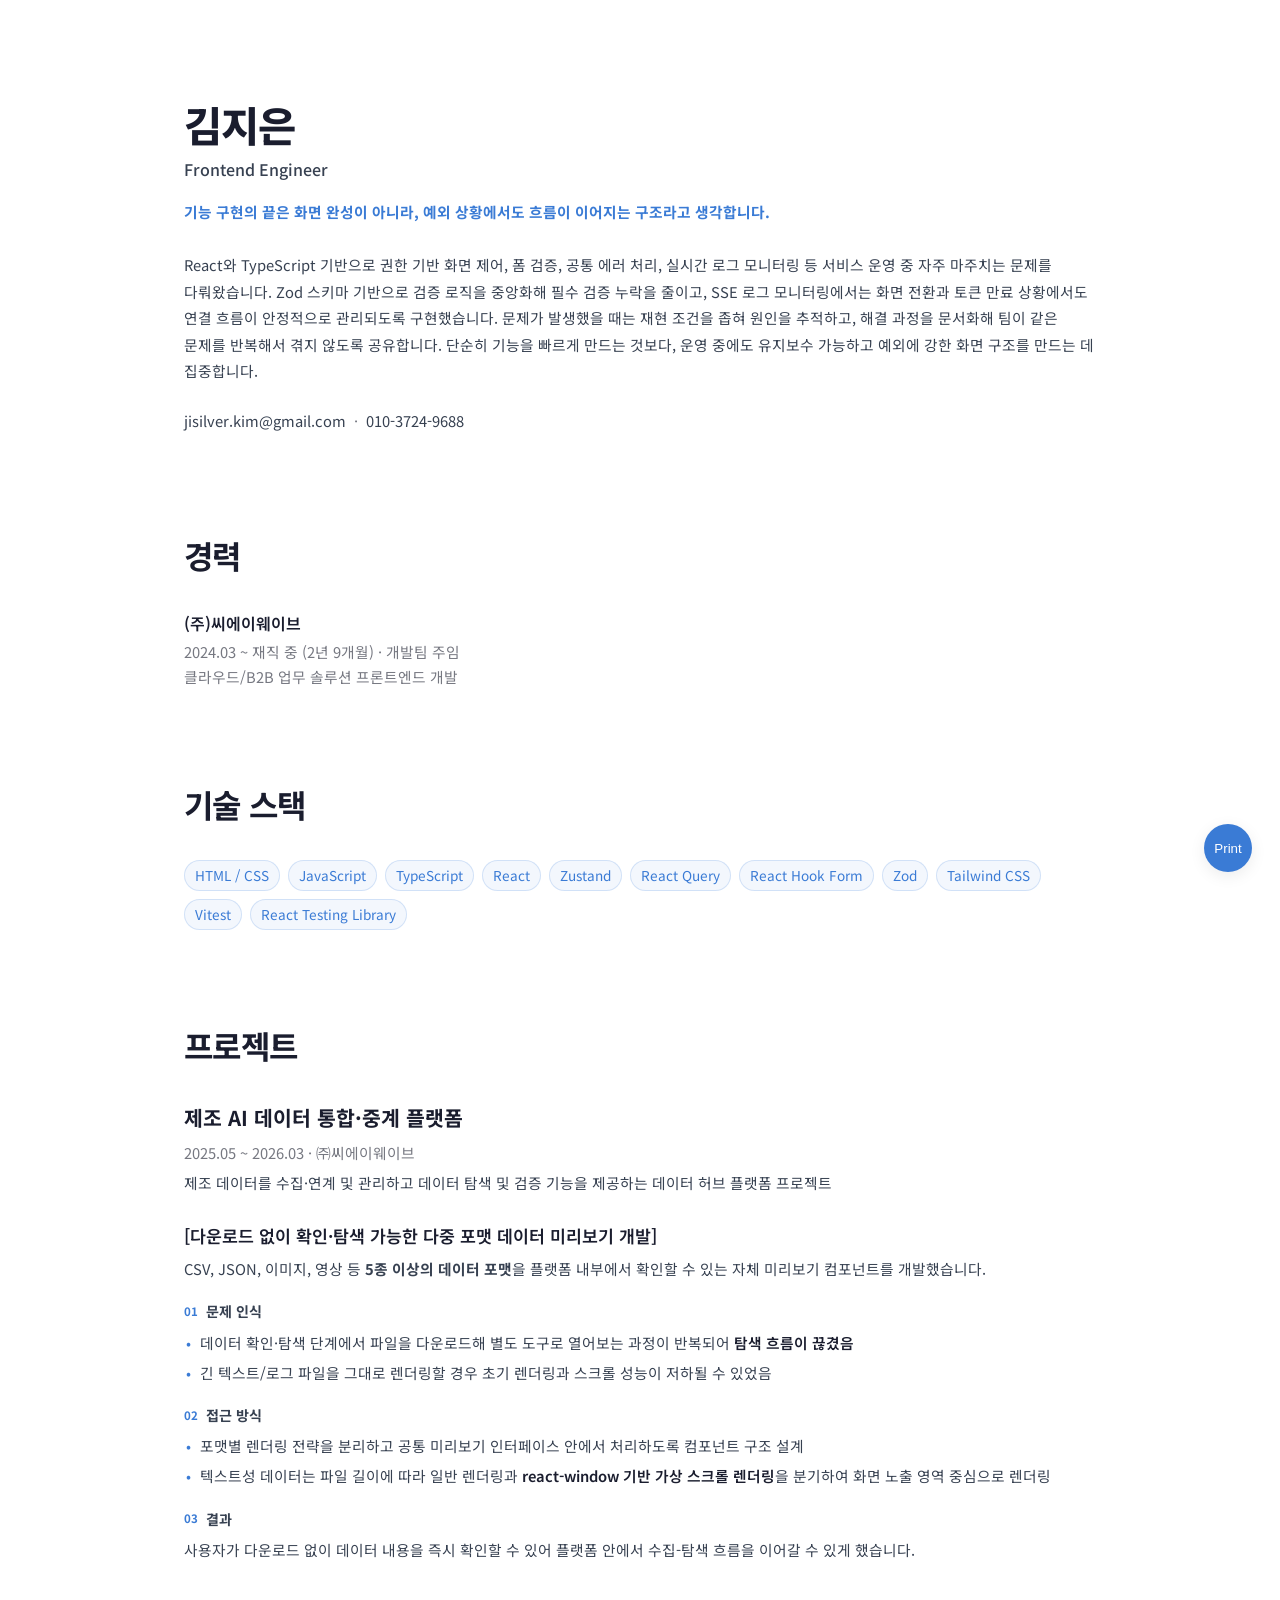
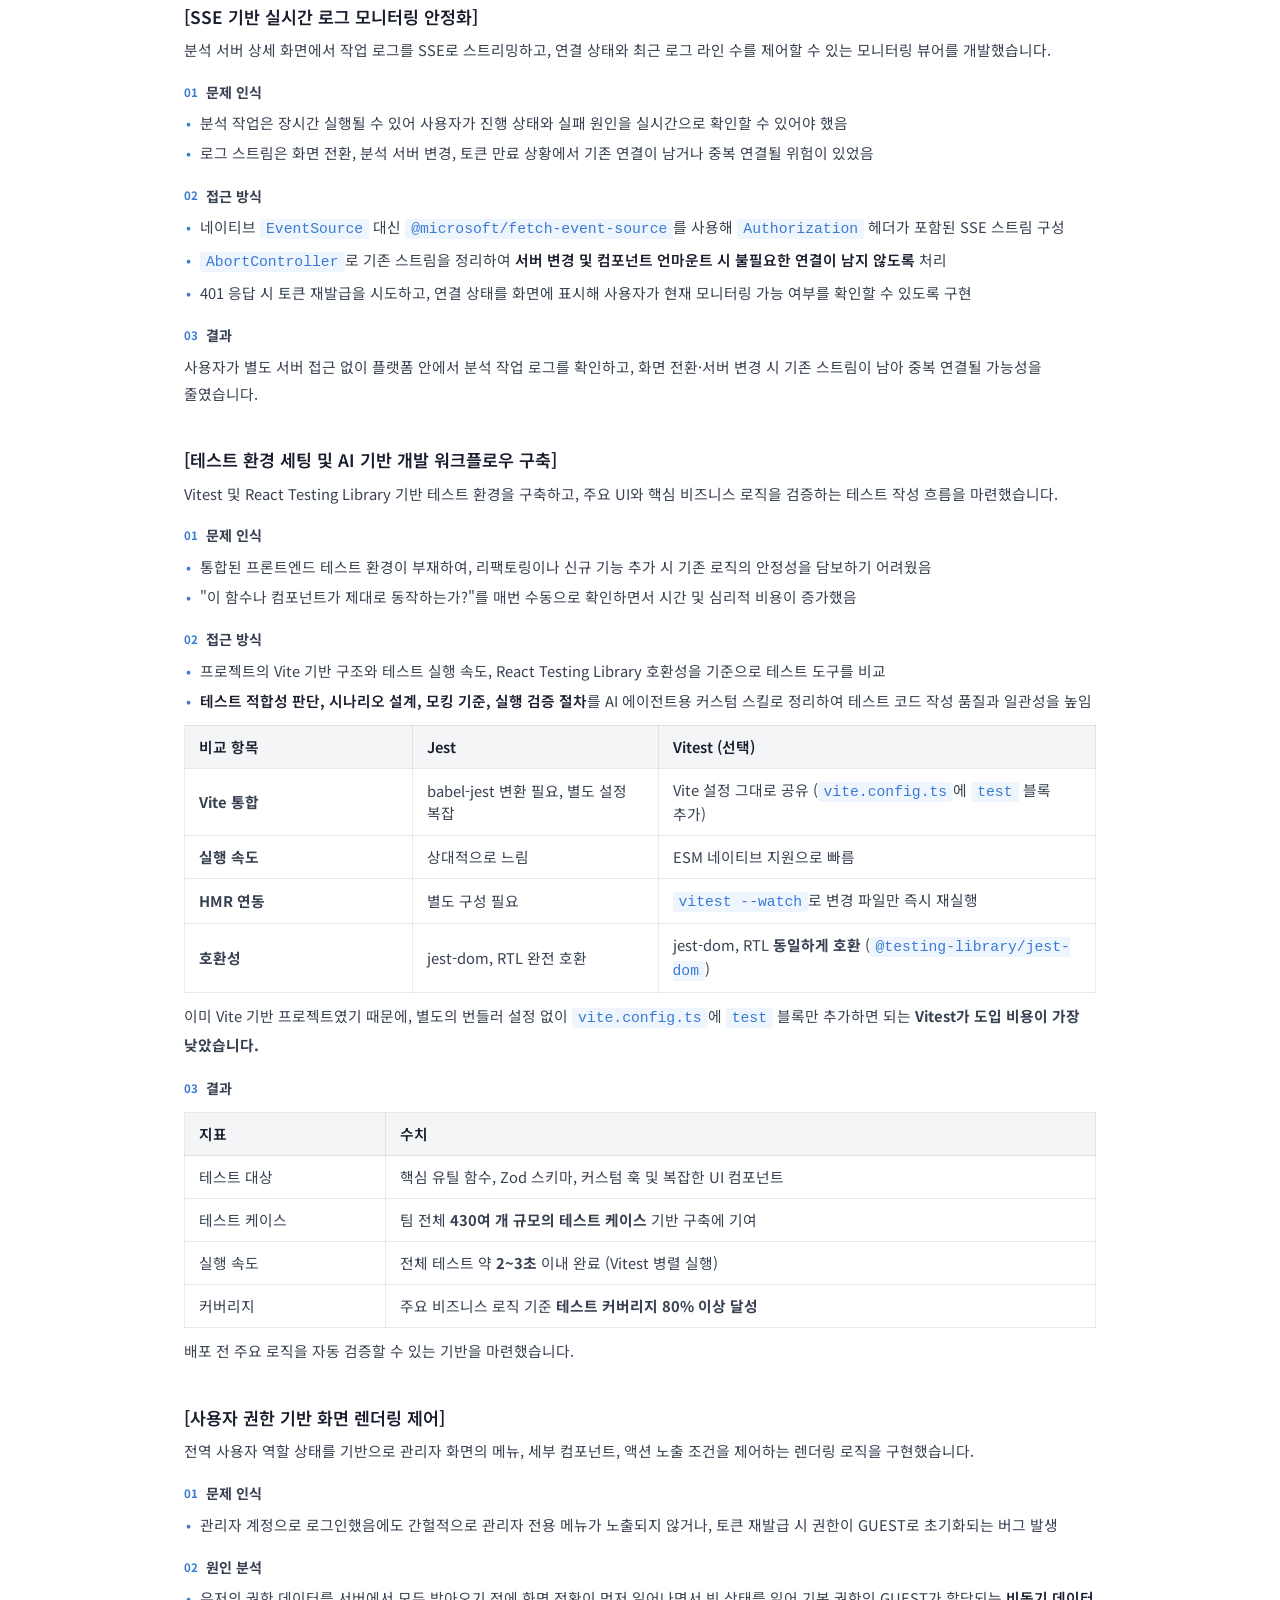
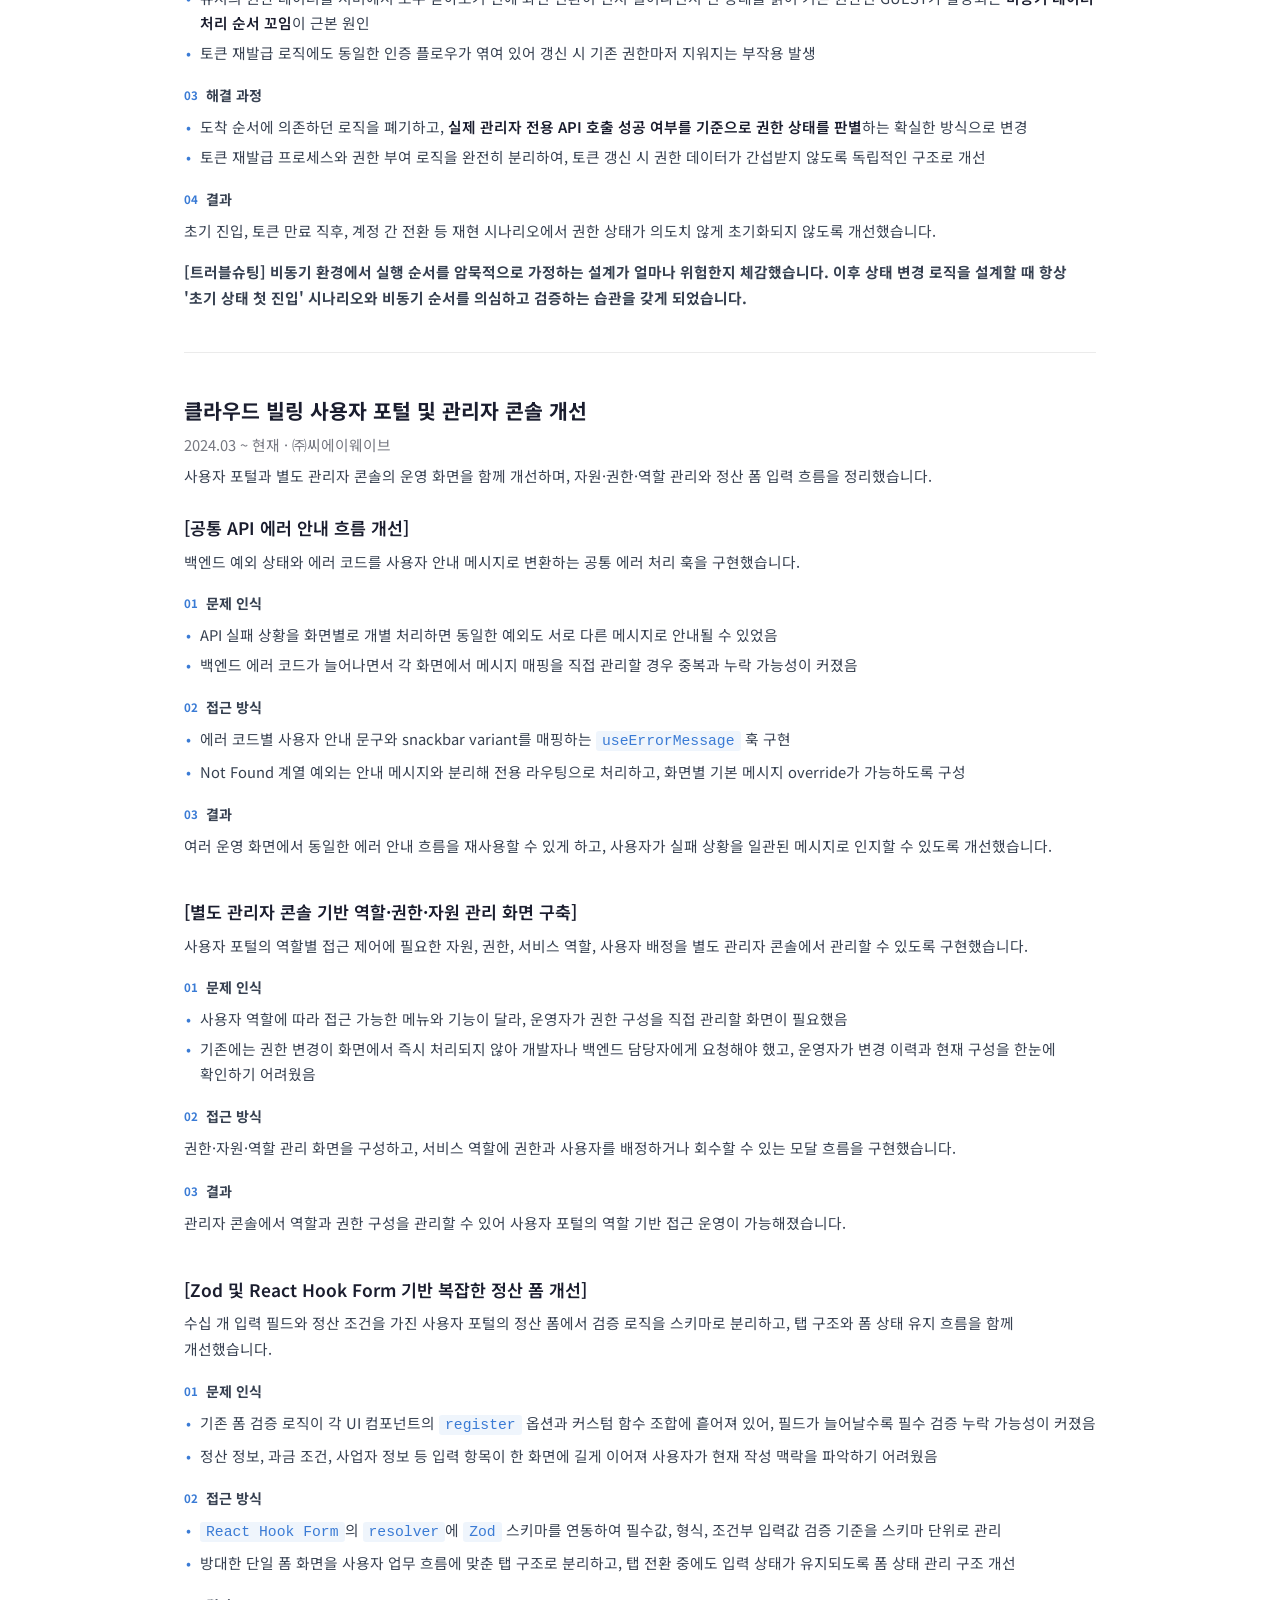
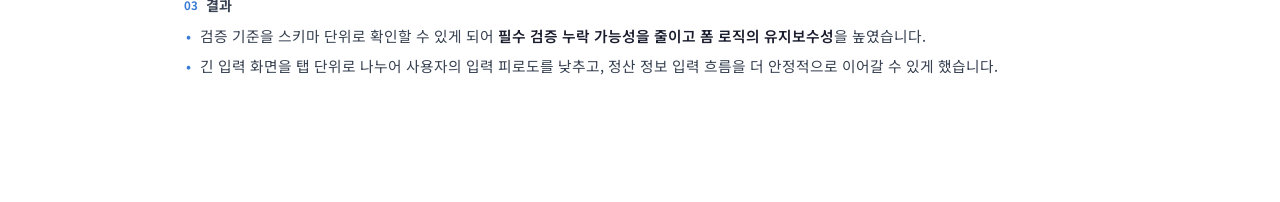
<file: index.html>
<!DOCTYPE html>
<html lang="ko">

<head>
  <meta charset="UTF-8">
  <meta name="viewport" content="width=device-width, initial-scale=1.0">
  <title>프론트엔드 개발자 김지은</title>
  <link rel="stylesheet" href="index.css">
</head>

<body>
  <div class="container">

    <!-- ===== Hero ===== -->
    <section class="hero" id="hero">
      <h1 class="hero__name">김지은</h1>
      <p class="hero__role">Frontend Engineer</p>

      <p class="hero__desc">
        <strong><span class="highlight">기능 구현의 끝은 화면 완성이 아니라, 예외 상황에서도 흐름이 이어지는 구조라고 생각합니다.</span></strong><br><br>

        React와 TypeScript 기반으로 권한 기반 화면 제어, 폼 검증, 공통 에러 처리, 실시간 로그 모니터링 등 서비스 운영 중 자주 마주치는 문제를 다뤄왔습니다. Zod 스키마 기반으로 검증 로직을 중앙화해 필수 검증 누락을 줄이고, SSE 로그 모니터링에서는 화면 전환과 토큰 만료 상황에서도 연결 흐름이 안정적으로 관리되도록 구현했습니다.

        문제가 발생했을 때는 재현 조건을 좁혀 원인을 추적하고, 해결 과정을 문서화해 팀이 같은 문제를 반복해서 겪지 않도록 공유합니다. 단순히 기능을 빠르게 만드는 것보다, 운영 중에도 유지보수 가능하고 예외에 강한 화면 구조를 만드는 데 집중합니다.
      </p>

      <div class="hero__contacts">
        <span class="hero__contact-text"><a href="mailto:jisilver.kim@gmail.com">jisilver.kim@gmail.com</a></span>
        <span class="hero__contact-sep">·</span>
        <span class="hero__contact-text"><a href="tel:010-3724-9688">010-3724-9688</a></span>

      </div>
    </section>

    <!-- ===== 경력 ===== -->
    <section class="section" id="career">
      <div class="section__header">
        <h2 class="section__title">경력</h2>
      </div>
      <div class="simple-item">
        <div class="simple-item__title">(주)씨에이웨이브</div>
        <div class="simple-item__sub">2024.03 ~ 재직 중 (<span id="career-duration">계산 중</span>) · 개발팀 주임<br>클라우드/B2B 업무 솔루션 프론트엔드 개발</div>
      </div>
    </section>

    <!-- ===== 기술 스택 ===== -->
    <section class="section" id="skills">
      <div class="section__header">
        <h2 class="section__title">기술 스택</h2>
      </div>
      <div class="stack-group__tags">
        <span class="stack-tag">HTML / CSS</span>
        <span class="stack-tag">JavaScript</span>
        <span class="stack-tag">TypeScript</span>
        <span class="stack-tag">React</span>
        <span class="stack-tag">Zustand</span>
        <span class="stack-tag">React Query</span>
        <span class="stack-tag">React Hook Form</span>
        <span class="stack-tag">Zod</span>
        <span class="stack-tag">Tailwind CSS</span>
        <span class="stack-tag">Vitest</span>
        <span class="stack-tag">React Testing Library</span>
      </div>
    </section>


    <!-- ===== 프로젝트 ===== -->
    <section class="section" id="projects">
      <div class="section__header">
        <h2 class="section__title">프로젝트</h2>
      </div>


      <!-- ────── 프로젝트 1: 제조 AI 데이터 통합·중계 플랫폼 ────── -->
      <article class="project project--manufacturing project--case-study">
        <div class="project__header">
          <h3 class="project__title">제조 AI 데이터 통합·중계 플랫폼</h3>
          <p class="project__meta">2025.05 ~ 2026.03 · ㈜씨에이웨이브</p>
          <p class="project__body">
            제조 데이터를 수집·연계 및 관리하고 데이터 탐색 및 검증 기능을 제공하는 데이터 허브 플랫폼 프로젝트
          </p>

        </div>

        <div class="project__feature">
          <h4 class="project__feature-title">[다운로드 없이 확인·탐색 가능한 다중 포맷 데이터 미리보기 개발]</h4>
          <p class="project__body">
            CSV, JSON, 이미지, 영상 등 <strong>5종 이상의 데이터 포맷</strong>을 플랫폼 내부에서 확인할 수 있는 자체 미리보기 컴포넌트를 개발했습니다.
          </p>

          <div class="problem-solving">
            <h5 class="problem-solving__label">문제 인식</h5>
            <ul class="project__list">
              <li>데이터 확인·탐색 단계에서 파일을 다운로드해 별도 도구로 열어보는 과정이 반복되어 <strong>탐색 흐름이 끊겼음</strong></li>
              <li>긴 텍스트/로그 파일을 그대로 렌더링할 경우 초기 렌더링과 스크롤 성능이 저하될 수 있었음</li>
            </ul>

            <h5 class="problem-solving__label">접근 방식</h5>
            <ul class="project__list">
              <li>포맷별 렌더링 전략을 분리하고 공통 미리보기 인터페이스 안에서 처리하도록 컴포넌트 구조 설계</li>
              <li>텍스트성 데이터는 파일 길이에 따라 일반 렌더링과 <strong>react-window 기반 가상 스크롤 렌더링</strong>을 분기하여 화면 노출 영역 중심으로 렌더링</li>
            </ul>

            <h5 class="problem-solving__label">결과</h5>
            <p class="problem-solving__note">
              사용자가 다운로드 없이 데이터 내용을 즉시 확인할 수 있어 플랫폼 안에서 수집-탐색 흐름을 이어갈 수 있게 했습니다.
            </p>
          </div>
        </div>

        <div class="project__feature">
          <h4 class="project__feature-title">[SSE 기반 실시간 로그 모니터링 안정화]</h4>
          <p class="project__body">
            분석 서버 상세 화면에서 작업 로그를 SSE로 스트리밍하고, 연결 상태와 최근 로그 라인 수를 제어할 수 있는 모니터링 뷰어를 개발했습니다.
          </p>

          <div class="problem-solving">
            <h5 class="problem-solving__label">문제 인식</h5>
            <ul class="project__list">
              <li>분석 작업은 장시간 실행될 수 있어 사용자가 진행 상태와 실패 원인을 실시간으로 확인할 수 있어야 했음</li>
              <li>로그 스트림은 화면 전환, 분석 서버 변경, 토큰 만료 상황에서 기존 연결이 남거나 중복 연결될 위험이 있었음</li>
            </ul>

            <h5 class="problem-solving__label">접근 방식</h5>
            <ul class="project__list">
              <li>네이티브 <code>EventSource</code> 대신 <code>@microsoft/fetch-event-source</code>를 사용해 <code>Authorization</code> 헤더가 포함된 SSE 스트림 구성</li>
              <li><code>AbortController</code>로 기존 스트림을 정리하여 <strong>서버 변경 및 컴포넌트 언마운트 시 불필요한 연결이 남지 않도록</strong> 처리</li>
              <li>401 응답 시 토큰 재발급을 시도하고, 연결 상태를 화면에 표시해 사용자가 현재 모니터링 가능 여부를 확인할 수 있도록 구현</li>
            </ul>

            <h5 class="problem-solving__label">결과</h5>
            <p class="problem-solving__note">
              사용자가 별도 서버 접근 없이 플랫폼 안에서 분석 작업 로그를 확인하고, 화면 전환·서버 변경 시 기존 스트림이 남아 중복 연결될 가능성을 줄였습니다.
            </p>
          </div>

        </div>

        <div class="project__feature">
          <h4 class="project__feature-title">[테스트 환경 세팅 및 AI 기반 개발 워크플로우 구축]</h4>
          <p class="project__body">
            Vitest 및 React Testing Library 기반 테스트 환경을 구축하고, 주요 UI와 핵심 비즈니스 로직을 검증하는 테스트 작성 흐름을 마련했습니다.
          </p>

          <div class="problem-solving">
            <h5 class="problem-solving__label">문제 인식</h5>
            <ul class="project__list">
              <li>통합된 프론트엔드 테스트 환경이 부재하여, 리팩토링이나 신규 기능 추가 시 기존 로직의 안정성을 담보하기 어려웠음</li>
              <li>"이 함수나 컴포넌트가 제대로 동작하는가?"를 매번 수동으로 확인하면서 시간 및 심리적 비용이 증가했음</li>
            </ul>

            <h5 class="problem-solving__label">접근 방식</h5>
            <ul class="project__list">
              <li>프로젝트의 Vite 기반 구조와 테스트 실행 속도, React Testing Library 호환성을 기준으로 테스트 도구를 비교</li>
              <li><strong>테스트 적합성 판단, 시나리오 설계, 모킹 기준, 실행 검증 절차</strong>를 AI 에이전트용 커스텀 스킬로 정리하여 테스트 코드 작성 품질과 일관성을 높임</li>
            </ul>
            <div class="problem-solving__comparison">
              <table class="comparison-table">
                <thead>
                  <tr>
                    <th style="width: 25%;">비교 항목</th>
                    <th>Jest</th>
                    <th>Vitest (선택)</th>
                  </tr>
                </thead>
                <tbody>
                  <tr>
                    <td><strong>Vite 통합</strong></td>
                    <td>babel-jest 변환 필요, 별도 설정 복잡</td>
                    <td>Vite 설정 그대로 공유 (<code>vite.config.ts</code>에 <code>test</code> 블록 추가)</td>
                  </tr>
                  <tr>
                    <td><strong>실행 속도</strong></td>
                    <td>상대적으로 느림</td>
                    <td>ESM 네이티브 지원으로 빠름</td>
                  </tr>
                  <tr>
                    <td><strong>HMR 연동</strong></td>
                    <td>별도 구성 필요</td>
                    <td><code>vitest --watch</code>로 변경 파일만 즉시 재실행</td>
                  </tr>
                  <tr>
                    <td><strong>호환성</strong></td>
                    <td>jest-dom, RTL 완전 호환</td>
                    <td>jest-dom, RTL <strong>동일하게 호환</strong> (<code>@testing-library/jest-dom</code>)</td>
                  </tr>
                </tbody>
              </table>
              <p class="problem-solving__note">
                이미 Vite 기반 프로젝트였기 때문에, 별도의 번들러 설정 없이 <code>vite.config.ts</code>에 <code>test</code> 블록만 추가하면 되는 <strong>Vitest가 도입 비용이 가장 낮았습니다.</strong>
              </p>
            </div>

            <h5 class="problem-solving__label">결과</h5>
            <table class="comparison-table">
              <thead>
                <tr>
                  <th>지표</th>
                  <th>수치</th>
                </tr>
              </thead>
              <tbody>
                <tr>
                  <td>테스트 대상</td>
                  <td>핵심 유틸 함수, Zod 스키마, 커스텀 훅 및 복잡한 UI 컴포넌트</td>
                </tr>
                <tr>
                  <td>테스트 케이스</td>
                  <td>팀 전체 <strong>430여 개 규모의 테스트 케이스</strong> 기반 구축에 기여</td>
                </tr>
                <tr>
                  <td>실행 속도</td>
                  <td>전체 테스트 약 <strong>2~3초</strong> 이내 완료 (Vitest 병렬 실행)</td>
                </tr>
                <tr>
                  <td>커버리지</td>
                  <td>주요 비즈니스 로직 기준 <strong>테스트 커버리지 80% 이상 달성</strong></td>
                </tr>
              </tbody>
            </table>
            <p class="problem-solving__note">
              배포 전 주요 로직을 자동 검증할 수 있는 기반을 마련했습니다.
            </p>
          </div>
        </div>

        <div class="project__feature">
          <h4 class="project__feature-title">[사용자 권한 기반 화면 렌더링 제어]</h4>
          <p class="project__body">
            전역 사용자 역할 상태를 기반으로 관리자 화면의 메뉴, 세부 컴포넌트, 액션 노출 조건을 제어하는 렌더링 로직을 구현했습니다.
          </p>

          <div class="problem-solving">
            <h5 class="problem-solving__label">문제 인식</h5>
            <ul class="project__list">
              <li>관리자 계정으로 로그인했음에도 간헐적으로 관리자 전용 메뉴가 노출되지 않거나, 토큰 재발급 시 권한이 GUEST로 초기화되는 버그 발생</li>
            </ul>

            <h5 class="problem-solving__label">원인 분석</h5>
            <ul class="project__list">
              <li>유저의 권한 데이터를 서버에서 모두 받아오기 전에 화면 전환이 먼저 일어나면서 빈 상태를 읽어 기본 권한인 GUEST가 할당되는 <strong>비동기 데이터 처리 순서 꼬임</strong>이 근본 원인</li>
              <li>토큰 재발급 로직에도 동일한 인증 플로우가 엮여 있어 갱신 시 기존 권한마저 지워지는 부작용 발생</li>
            </ul>

            <h5 class="problem-solving__label">해결 과정</h5>
            <ul class="project__list">
              <li>도착 순서에 의존하던 로직을 폐기하고, <strong>실제 관리자 전용 API 호출 성공 여부를 기준으로 권한 상태를 판별</strong>하는 확실한 방식으로 변경</li>
              <li>토큰 재발급 프로세스와 권한 부여 로직을 완전히 분리하여, 토큰 갱신 시 권한 데이터가 간섭받지 않도록 독립적인 구조로 개선</li>
            </ul>

            <h5 class="problem-solving__label">결과</h5>
            <p class="problem-solving__note">
              초기 진입, 토큰 만료 직후, 계정 간 전환 등 재현 시나리오에서 권한 상태가 의도치 않게 초기화되지 않도록 개선했습니다.<br>
              <span class="retrospective"><strong>[트러블슈팅] 비동기 환경에서 실행 순서를 암묵적으로 가정하는 설계가 얼마나 위험한지 체감했습니다. 이후 상태 변경 로직을 설계할 때 항상 '초기 상태 첫 진입' 시나리오와 비동기 순서를 의심하고 검증하는 습관을 갖게 되었습니다.</strong></span>
            </p>
          </div>
        </div>
      </article>

      <hr class="project-divider" />



      <!-- ────── 프로젝트 4: 클라우드 빌링 솔루션 ────── -->
      <article class="project project--billing project--case-study">
        <div class="project__header">
          <h3 class="project__title">클라우드 빌링 사용자 포털 및 관리자 콘솔 개선</h3>
          <p class="project__meta">2024.03 ~ 현재 · ㈜씨에이웨이브</p>
          <p class="project__body">
            사용자 포털과 별도 관리자 콘솔의 운영 화면을 함께 개선하며, 자원·권한·역할 관리와 정산 폼 입력 흐름을 정리했습니다.
          </p>
        </div>

        <div class="project__feature">
          <h4 class="project__feature-title">[공통 API 에러 안내 흐름 개선]</h4>
          <p class="project__body">
            백엔드 예외 상태와 에러 코드를 사용자 안내 메시지로 변환하는 공통 에러 처리 훅을 구현했습니다.
          </p>

          <div class="problem-solving">
            <h5 class="problem-solving__label">문제 인식</h5>
            <ul class="project__list">
              <li>API 실패 상황을 화면별로 개별 처리하면 동일한 예외도 서로 다른 메시지로 안내될 수 있었음</li>
              <li>백엔드 에러 코드가 늘어나면서 각 화면에서 메시지 매핑을 직접 관리할 경우 중복과 누락 가능성이 커졌음</li>
            </ul>

            <h5 class="problem-solving__label">접근 방식</h5>
            <ul class="project__list">
              <li>에러 코드별 사용자 안내 문구와 snackbar variant를 매핑하는 <code>useErrorMessage</code> 훅 구현</li>
              <li>Not Found 계열 예외는 안내 메시지와 분리해 전용 라우팅으로 처리하고, 화면별 기본 메시지 override가 가능하도록 구성</li>
            </ul>

            <h5 class="problem-solving__label">결과</h5>
            <p class="problem-solving__note">
              여러 운영 화면에서 동일한 에러 안내 흐름을 재사용할 수 있게 하고, 사용자가 실패 상황을 일관된 메시지로 인지할 수 있도록 개선했습니다.
            </p>
          </div>
        </div>

        <div class="project__feature">
          <h4 class="project__feature-title">[별도 관리자 콘솔 기반 역할·권한·자원 관리 화면 구축]</h4>
          <p class="project__body">
            사용자 포털의 역할별 접근 제어에 필요한 자원, 권한, 서비스 역할, 사용자 배정을 별도 관리자 콘솔에서 관리할 수 있도록 구현했습니다.
          </p>

          <div class="problem-solving">
            <h5 class="problem-solving__label">문제 인식</h5>
            <ul class="project__list">
              <li>사용자 역할에 따라 접근 가능한 메뉴와 기능이 달라, 운영자가 권한 구성을 직접 관리할 화면이 필요했음</li>
              <li>기존에는 권한 변경이 화면에서 즉시 처리되지 않아 개발자나 백엔드 담당자에게 요청해야 했고, 운영자가 변경 이력과 현재 구성을 한눈에 확인하기 어려웠음</li>
            </ul>

            <h5 class="problem-solving__label">접근 방식</h5>
            <p class="problem-solving__note">
              권한·자원·역할 관리 화면을 구성하고, 서비스 역할에 권한과 사용자를 배정하거나 회수할 수 있는 모달 흐름을 구현했습니다.
            </p>

            <h5 class="problem-solving__label">결과</h5>
            <p class="problem-solving__note">
              관리자 콘솔에서 역할과 권한 구성을 관리할 수 있어 사용자 포털의 역할 기반 접근 운영이 가능해졌습니다.
            </p>
          </div>
        </div>

        <div class="project__feature">
          <h4 class="project__feature-title">[Zod 및 React Hook Form 기반 복잡한 정산 폼 개선]</h4>
          <p class="project__body">
            수십 개 입력 필드와 정산 조건을 가진 사용자 포털의 정산 폼에서 검증 로직을 스키마로 분리하고, 탭 구조와 폼 상태 유지 흐름을 함께 개선했습니다.
          </p>

          <div class="problem-solving">
            <h5 class="problem-solving__label">문제 인식</h5>
            <ul class="project__list">
              <li>기존 폼 검증 로직이 각 UI 컴포넌트의 <code>register</code> 옵션과 커스텀 함수 조합에 흩어져 있어, 필드가 늘어날수록 필수 검증 누락 가능성이 커졌음</li>
              <li>정산 정보, 과금 조건, 사업자 정보 등 입력 항목이 한 화면에 길게 이어져 사용자가 현재 작성 맥락을 파악하기 어려웠음</li>
            </ul>

            <h5 class="problem-solving__label">접근 방식</h5>
            <ul class="project__list">
              <li><code>React Hook Form</code>의 <code>resolver</code>에 <code>Zod</code> 스키마를 연동하여 필수값, 형식, 조건부 입력값 검증 기준을 스키마 단위로 관리</li>
              <li>방대한 단일 폼 화면을 사용자 업무 흐름에 맞춘 탭 구조로 분리하고, 탭 전환 중에도 입력 상태가 유지되도록 폼 상태 관리 구조 개선</li>
            </ul>

            <h5 class="problem-solving__label">결과</h5>
            <ul class="project__list">
              <li>검증 기준을 스키마 단위로 확인할 수 있게 되어 <strong>필수 검증 누락 가능성을 줄이고 폼 로직의 유지보수성</strong>을 높였습니다.</li>
              <li>긴 입력 화면을 탭 단위로 나누어 사용자의 입력 피로도를 낮추고, 정산 정보 입력 흐름을 더 안정적으로 이어갈 수 있게 했습니다.</li>
            </ul>
          </div>
        </div>

      </article>
    </section>


  </div>

  <!-- 인쇄 버튼 -->
  <button class="print-btn" onclick="window.print()" title="PDF로 저장">Print</button>

  <script src="main.js"></script>
</body>

</html>
</file>
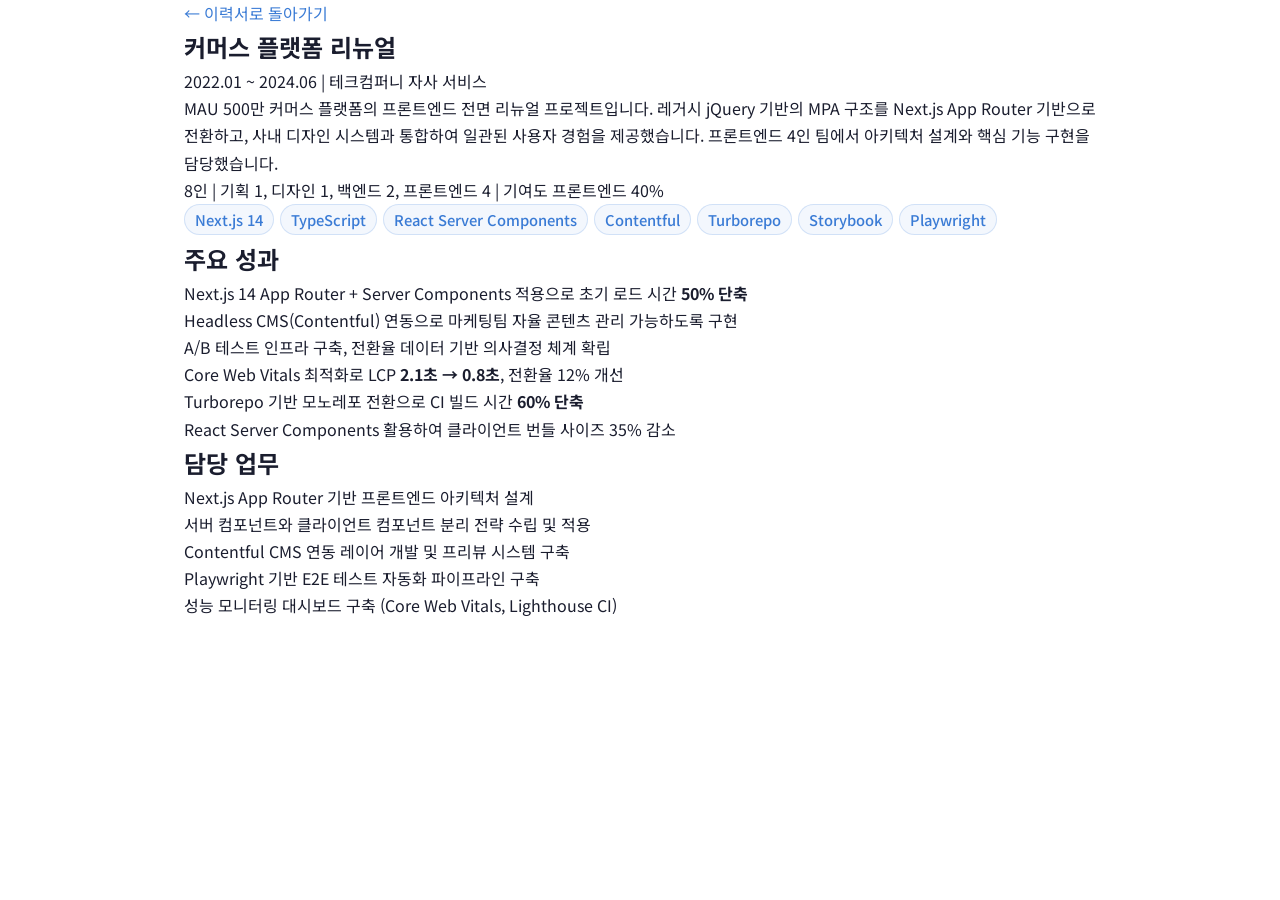
<file: projects/commerce.html>
<!DOCTYPE html>
<html lang="ko">

<head>
  <meta charset="UTF-8">
  <meta name="viewport" content="width=device-width, initial-scale=1.0">
  <title>커머스 플랫폼 리뉴얼 - 프로젝트 상세</title>
  <meta name="description" content="MAU 500만 커머스 플랫폼의 프론트엔드 전면 리뉴얼 프로젝트 상세">
  <link rel="stylesheet" href="../index.css">
</head>

<body>
  <div class="container">

    <div class="project-detail-header">
      <a class="back-link" href="../index.html#projects">← 이력서로 돌아가기</a>
    </div>

    <section class="project-detail">
      <h1 class="project-detail__title">커머스 플랫폼 리뉴얼</h1>
      <p class="details-section__meta">2022.01 ~ 2024.06 | 테크컴퍼니 자사 서비스</p>

      <p class="project-detail__body">
        MAU 500만 커머스 플랫폼의 프론트엔드 전면 리뉴얼 프로젝트입니다.
        레거시 jQuery 기반의 MPA 구조를 Next.js App Router 기반으로 전환하고,
        사내 디자인 시스템과 통합하여 일관된 사용자 경험을 제공했습니다.
        프론트엔드 4인 팀에서 아키텍처 설계와 핵심 기능 구현을 담당했습니다.
      </p>

      <p class="details-section__meta details-section__team">8인 | 기획 1, 디자인 1, 백엔드 2, 프론트엔드 4 | 기여도 프론트엔드 40%</p>

      <div class="tech-chips">
        <span class="tech-chip">Next.js 14</span>
        <span class="tech-chip">TypeScript</span>
        <span class="tech-chip">React Server Components</span>
        <span class="tech-chip">Contentful</span>
        <span class="tech-chip">Turborepo</span>
        <span class="tech-chip">Storybook</span>
        <span class="tech-chip">Playwright</span>
      </div>

      <h2 class="project-detail__subtitle">주요 성과</h2>
      <ul class="details-section__list">
        <li>Next.js 14 App Router + Server Components 적용으로 초기 로드 시간 <b>50% 단축</b></li>
        <li>Headless CMS(Contentful) 연동으로 마케팅팀 자율 콘텐츠 관리 가능하도록 구현</li>
        <li>A/B 테스트 인프라 구축, 전환율 데이터 기반 의사결정 체계 확립</li>
        <li>Core Web Vitals 최적화로 LCP <b>2.1초 → 0.8초</b>, 전환율 12% 개선</li>
        <li>Turborepo 기반 모노레포 전환으로 CI 빌드 시간 <b>60% 단축</b></li>
        <li>React Server Components 활용하여 클라이언트 번들 사이즈 35% 감소</li>
      </ul>

      <h2 class="project-detail__subtitle">담당 업무</h2>
      <ul class="details-section__list">
        <li>Next.js App Router 기반 프론트엔드 아키텍처 설계</li>
        <li>서버 컴포넌트와 클라이언트 컴포넌트 분리 전략 수립 및 적용</li>
        <li>Contentful CMS 연동 레이어 개발 및 프리뷰 시스템 구축</li>
        <li>Playwright 기반 E2E 테스트 자동화 파이프라인 구축</li>
        <li>성능 모니터링 대시보드 구축 (Core Web Vitals, Lighthouse CI)</li>
      </ul>
    </section>

  </div>

  <script src="../main.js"></script>
</body>

</html>
</file>
<file: index.css>
/* ===== Google Fonts ===== */
@import url('https://fonts.googleapis.com/css2?family=Noto+Sans+KR:wght@300;400;500;600;700;800&family=Inter:wght@300;400;500;600;700;800&display=swap');

/* ===== CSS Variables ===== */
:root {
  --color-bg: #ffffff;
  --color-bg-secondary: #f8f9fb;
  --color-bg-card: #f4f5f7;
  --color-bg-card-hover: #eceef2;
  --color-border: rgba(0, 0, 0, 0.08);
  --color-border-accent: rgba(58, 123, 213, 0.3);

  --color-text-primary: #1a1d2e;
  --color-text-secondary: #374151;
  --color-text-muted: #767881;
  --color-text-accent: #3a7bd5;

  --color-accent: #3a7bd5;
  --color-accent-light: #5a9be6;
  --color-accent-glow: rgba(58, 123, 213, 0.08);

  --color-tag-bg: rgba(58, 123, 213, 0.06);
  --color-tag-text: #3a7bd5;
  --color-tag-border: rgba(58, 123, 213, 0.18);

  --color-problem-bg: #f8fafb;
  --color-problem-border: #e2e8f0;
  --color-problem-label: #2d3748;

  --font-sans: 'Noto Sans KR', 'Inter', -apple-system, BlinkMacSystemFont, sans-serif;

  --shadow-sm: 0 1px 3px rgba(0, 0, 0, 0.06);
  --shadow-md: 0 4px 16px rgba(0, 0, 0, 0.08);
  --shadow-glow: 0 0 20px rgba(58, 123, 213, 0.06);

  --radius-sm: 6px;
  --radius-md: 10px;
  --radius-lg: 16px;

  --transition-fast: 0.15s ease;
  --transition-base: 0.3s ease;
}

/* ===== Reset & Base ===== */
*,
*::before,
*::after {
  margin: 0;
  padding: 0;
  box-sizing: border-box;
}

html {
  scroll-behavior: smooth;
  font-size: 16px;
  -webkit-font-smoothing: antialiased;
}

body {
  font-family: var(--font-sans);
  background-color: var(--color-bg);
  color: var(--color-text-primary);
  line-height: 1.7;
  min-height: 100vh;
  overflow-x: hidden;
  word-break: keep-all;
  overflow-wrap: break-word;
}

a {
  color: var(--color-text-accent);
  text-decoration: none;
  transition: color var(--transition-fast);
}

a:hover {
  color: var(--color-accent-light);
}

.highlight {
  color: var(--color-accent);
  font-weight: 700;
}

ul,
ol {
  list-style: none;
}

img {
  max-width: 100%;
  display: block;
}

code {
  font-family: 'SFMono-Regular', Consolas, 'Liberation Mono', Menlo, monospace;
  font-size: 0.92rem;
  background: rgba(58, 123, 213, 0.08);
  padding: 2px 6px;
  border-radius: 3px;
  color: var(--color-text-accent);
}

/* ===== 레이아웃 ===== */
.container {
  max-width: 960px;
  margin: 0 auto;
  padding: 0 24px 80px;
}


/* ===== 히어로 ===== */
.hero {
  padding: 100px 0 50px;
}

.hero__name {
  font-size: 2.6rem;
  font-weight: 800;
  letter-spacing: -0.03em;
  line-height: 1.2;
  margin-bottom: 6px;
  color: var(--color-text-primary);
}

.hero__role {
  font-size: 1rem;
  font-weight: 500;
  color: var(--color-text-secondary);
  margin-bottom: 16px;
}

.hero__desc {
  font-size: 0.92rem;
  color: var(--color-text-secondary);
  line-height: 1.8;
  margin-bottom: 24px;
}

.hero__contacts {
  display: flex;
  flex-wrap: wrap;
  align-items: center;
  gap: 8px;
  font-size: 0.92rem;
}

.hero__contact-text a {
  color: var(--color-text-secondary);
  text-decoration: none;
  transition: color var(--transition-fast);
}

.hero__contact-text a:hover {
  color: var(--color-text-accent);
}

.hero__contact-sep {
  color: var(--color-text-muted);
  font-size: 0.92rem;
}


/* ===== 섹션 공통 ===== */
.section {
  padding: 44px 0;
  opacity: 0;
  transform: translateY(30px);
  transition: opacity 0.6s ease, transform 0.6s ease;
}

.section.visible {
  opacity: 1;
  transform: none;
}

.section__header {
  margin-bottom: 28px;
}

.section__title {
  font-size: 2rem;
  font-weight: 700;
  letter-spacing: -0.02em;
  color: var(--color-text-primary);
}



/* ===== 프로젝트 ===== */
.project {
  margin-bottom: 40px;
}

.project:last-of-type {
  margin-bottom: 0;
}

.project__header {
  margin-bottom: 20px;
}

.project__title {
  font-size: 1.28rem;
  font-weight: 700;
  color: var(--color-text-primary);
  margin-bottom: 6px;
}

.project__meta {
  font-size: 0.92rem;
  color: var(--color-text-muted);
  line-height: 1.6;
  margin-bottom: 6px;
}

.project__body {
  font-size: 0.92rem;
  color: var(--color-text-secondary);
  line-height: 1.8;
  margin-bottom: 10px;
}

/* 기술 칩 */
.tech-chips {
  display: flex;
  flex-wrap: wrap;
  gap: 6px;
  margin-bottom: 4px;
}

.tech-chip {
  padding: 2px 10px;
  background: var(--color-tag-bg);
  border: 1px solid var(--color-tag-border);
  border-radius: 100px;
  font-size: 0.92rem;
  font-weight: 500;
  color: var(--color-tag-text);
}


/* ===== 프로젝트 기능 블록 ===== */
.project__feature {
  padding-top: 4px;
  margin-bottom: 24px;
}

.project__feature:last-child {
  margin-bottom: 0;
}

.project__feature-title {
  font-size: 1.08rem;
  font-weight: 600;
  color: var(--color-text-primary);
  margin-bottom: 6px;
}

.project__list {
  list-style: none;
  display: flex;
  flex-direction: column;
  gap: 5px;
  margin-bottom: 10px;
}

.project__list li {
  font-size: 0.92rem;
  color: var(--color-text-secondary);
  line-height: 1.7;
  padding-left: 16px;
  position: relative;
}

.project__list li::before {
  content: '•';
  position: absolute;
  left: 2px;
  color: var(--color-accent);
}

.project__list li b,
.project__list li strong {
  color: var(--color-text-primary);
  font-weight: 600;
}


/* ===== 문제 해결 과정 (인라인) ===== */
.problem-solving {
  margin-top: 16px;
  padding: 20px 24px;
  background: transparent;
  border: 1px solid var(--color-problem-border);
  border-radius: var(--radius-md);
}

.problem-solving__label {
  font-size: 0.95rem;
  font-weight: 600;
  color: var(--color-text-primary);
  background: #f1f5f9;
  padding: 6px 12px;
  border-radius: 4px;
  margin: 24px 0 10px;
  display: block;
}

.problem-solving__label:first-child {
  margin-top: 0;
}

.problem-solving__note {
  font-size: 0.92rem;
  color: var(--color-text-secondary);
  line-height: 1.8;
  margin-top: 8px;
}

.comparison-label {
  font-size: 0.85rem;
  font-weight: 600;
  color: var(--color-text-muted);
  display: block;
  margin-bottom: 6px;
}

.retrospective {
  display: block;
  margin-top: 14px;
}

.problem-solving__comparison {
  margin-top: 4px;
}

/* ===== 주요 프로젝트 문제 해결 흐름 ===== */
.project--case-study .project__feature {
  margin-bottom: 34px;
}

.project--case-study .project__feature:last-child {
  margin-bottom: 0;
}

.project--case-study .problem-solving {
  counter-reset: problem-flow;
  margin-top: 14px;
  padding: 4px 0 0;
  background: transparent;
  border: 0;
  border-radius: 0;
}

.project--case-study .problem-solving__label {
  display: flex;
  align-items: center;
  gap: 8px;
  margin: 20px 0 7px;
  padding: 0;
  background: transparent;
  border-radius: 0;
  color: var(--color-text-secondary);
  font-size: 0.88rem;
  font-weight: 700;
  line-height: 1.55;
  letter-spacing: 0;
}

.project--case-study .problem-solving__label:first-child {
  margin-top: 0;
}

.project--case-study .problem-solving__label::before {
  counter-increment: problem-flow;
  content: counter(problem-flow, decimal-leading-zero);
  flex: 0 0 auto;
  color: var(--color-text-accent);
  font-size: 0.72rem;
  font-weight: 700;
}

.project--case-study .project__list,
.project--case-study .problem-solving__note,
.project--case-study .problem-solving__comparison {
  margin-top: 0;
}

.project--case-study .comparison-table {
  margin-top: 12px;
}

.project--case-study .problem-solving > .project__list {
  margin-bottom: 0;
}

.project--case-study .problem-solving__note {
  padding-top: 0;
}


/* ===== 비교 테이블 ===== */
.comparison-table {
  width: 100%;
  border-collapse: collapse;
  margin: 10px 0;
  font-size: 0.92rem;
}

.comparison-table th,
.comparison-table td {
  border: 1px solid var(--color-border);
  padding: 10px 14px;
  text-align: left;
  line-height: 1.5;
}

.comparison-table th {
  background-color: var(--color-bg-card);
  font-weight: 600;
  color: var(--color-text-primary);
}

.comparison-table td {
  color: var(--color-text-secondary);
}


/* ===== 코드 블록 ===== */
.code-block {
  background: #f6f8fa;
  border: 1px solid var(--color-border);
  border-radius: var(--radius-sm);
  padding: 16px 20px;
  overflow-x: auto;
  margin: 10px 0;
}

.code-block code {
  font-family: 'SFMono-Regular', Consolas, 'Liberation Mono', Menlo, monospace;
  font-size: 0.85rem;
  line-height: 1.6;
  color: var(--color-text-muted);
  background: transparent;
  padding: 0;
  border-radius: 0;
}


/* ===== 기술 스택 ===== */
.skill-category {
  margin-bottom: 20px;
}

.skill-category:last-child {
  margin-bottom: 0;
}

.skill-category__label {
  font-size: 0.92rem;
  font-weight: 600;
  color: var(--color-text-primary);
  margin-bottom: 10px;
}

.stack-group__tags {
  display: flex;
  flex-wrap: wrap;
  gap: 8px;
}

.stack-tag {
  padding: 3px 10px;
  background: var(--color-tag-bg);
  border: 1px solid var(--color-tag-border);
  border-radius: 100px;
  font-size: 0.85rem;
  color: var(--color-tag-text);
}


/* ===== 단순 항목 ===== */
.simple-item {
  margin-bottom: 14px;
}

.simple-item:last-child {
  margin-bottom: 0;
}

.simple-item__title {
  font-size: 1rem;
  font-weight: 600;
  color: var(--color-text-primary);
}

.simple-item__sub {
  font-size: 0.92rem;
  color: var(--color-text-muted);
  margin-top: 2px;
}


/* ===== 구분선 ===== */
.divider {
  height: 1px;
  background: var(--color-border);
  margin: 10px 0;
  border: none;
}

.project-divider {
  height: 1px;
  background: var(--color-border);
  margin: 0 0 40px 0;
  border: none;
}


/* ===== 인쇄 버튼 ===== */
.print-btn {
  position: fixed;
  bottom: 28px;
  right: 28px;
  width: 48px;
  height: 48px;
  background: var(--color-accent);
  border: none;
  border-radius: 50%;
  color: #fff;
  cursor: pointer;
  display: flex;
  align-items: center;
  justify-content: center;
  box-shadow: var(--shadow-md);
  transition: all var(--transition-base);
  z-index: 50;
}

.print-btn:hover {
  transform: scale(1.1);
  box-shadow: 0 4px 20px rgba(58, 123, 213, 0.3);
}

.print-btn svg {
  width: 20px;
  height: 20px;
}


/* ===== 반응형 ===== */
@media (max-width: 768px) {
  .hero__name {
    font-size: 2rem;
  }

  .hero__role {
    font-size: 1rem;
  }

  .hero__contacts {
    flex-direction: column;
  }
}

@media (max-width: 480px) {
  .container {
    padding: 0 16px;
  }

  .hero {
    padding: 70px 0 36px;
  }

  .hero__name {
    font-size: 1.7rem;
  }

  .section {
    padding: 32px 0;
  }

  .problem-solving {
    padding: 16px;
  }

  .project--case-study .problem-solving {
    padding: 2px 0 0;
  }

  .project--case-study .problem-solving__label:not(:first-child) {
    margin-top: 16px;
  }

  .project--case-study .problem-solving__label {
    font-size: 0.88rem;
  }
}


/* ===== 인쇄용 ===== */
@media print {

  .print-btn {
    display: none !important;
  }

  .hero {
    padding-top: 10px;
    padding-bottom: 30px;
  }

  .hero__contacts {
    flex-direction: row !important;
    gap: 8px !important;
  }

  html {
    font-size: 15.2px;
  }

  .section {
    opacity: 1;
    transform: none;
    padding: 20px 0;
  }

  .section__header {
    margin-bottom: 10px;
  }

  .section__title {
    font-size: 1.55rem;
  }

  .project__title {
    font-size: 1.1rem;
  }

  /* 프로젝트 인쇄용 */
  .project {
    margin-bottom: 20px;
  }
  .project__feature {
    /* 긴 기능 블록(트러블슈팅 포함)이 통째로 다음 장으로 넘어가 여백이 생기지 않도록 내부 잘림 허용 */
    page-break-inside: auto;
    break-inside: auto;
  }

  .project-divider {
    margin: 0 0 20px 0 !important;
  }

  /* 문제 해결 인쇄용 */
  .problem-solving {
    background: transparent;
    border-color: #e0e0e0;
    page-break-inside: auto;
    break-inside: auto;
  }

  .code-block {
    page-break-inside: avoid;
    break-inside: avoid;
  }

  .comparison-table {
    page-break-inside: avoid;
    break-inside: avoid;
  }

  #skills,
  .simple-item {
    page-break-inside: avoid;
    break-inside: avoid;
  }
}
</file>
